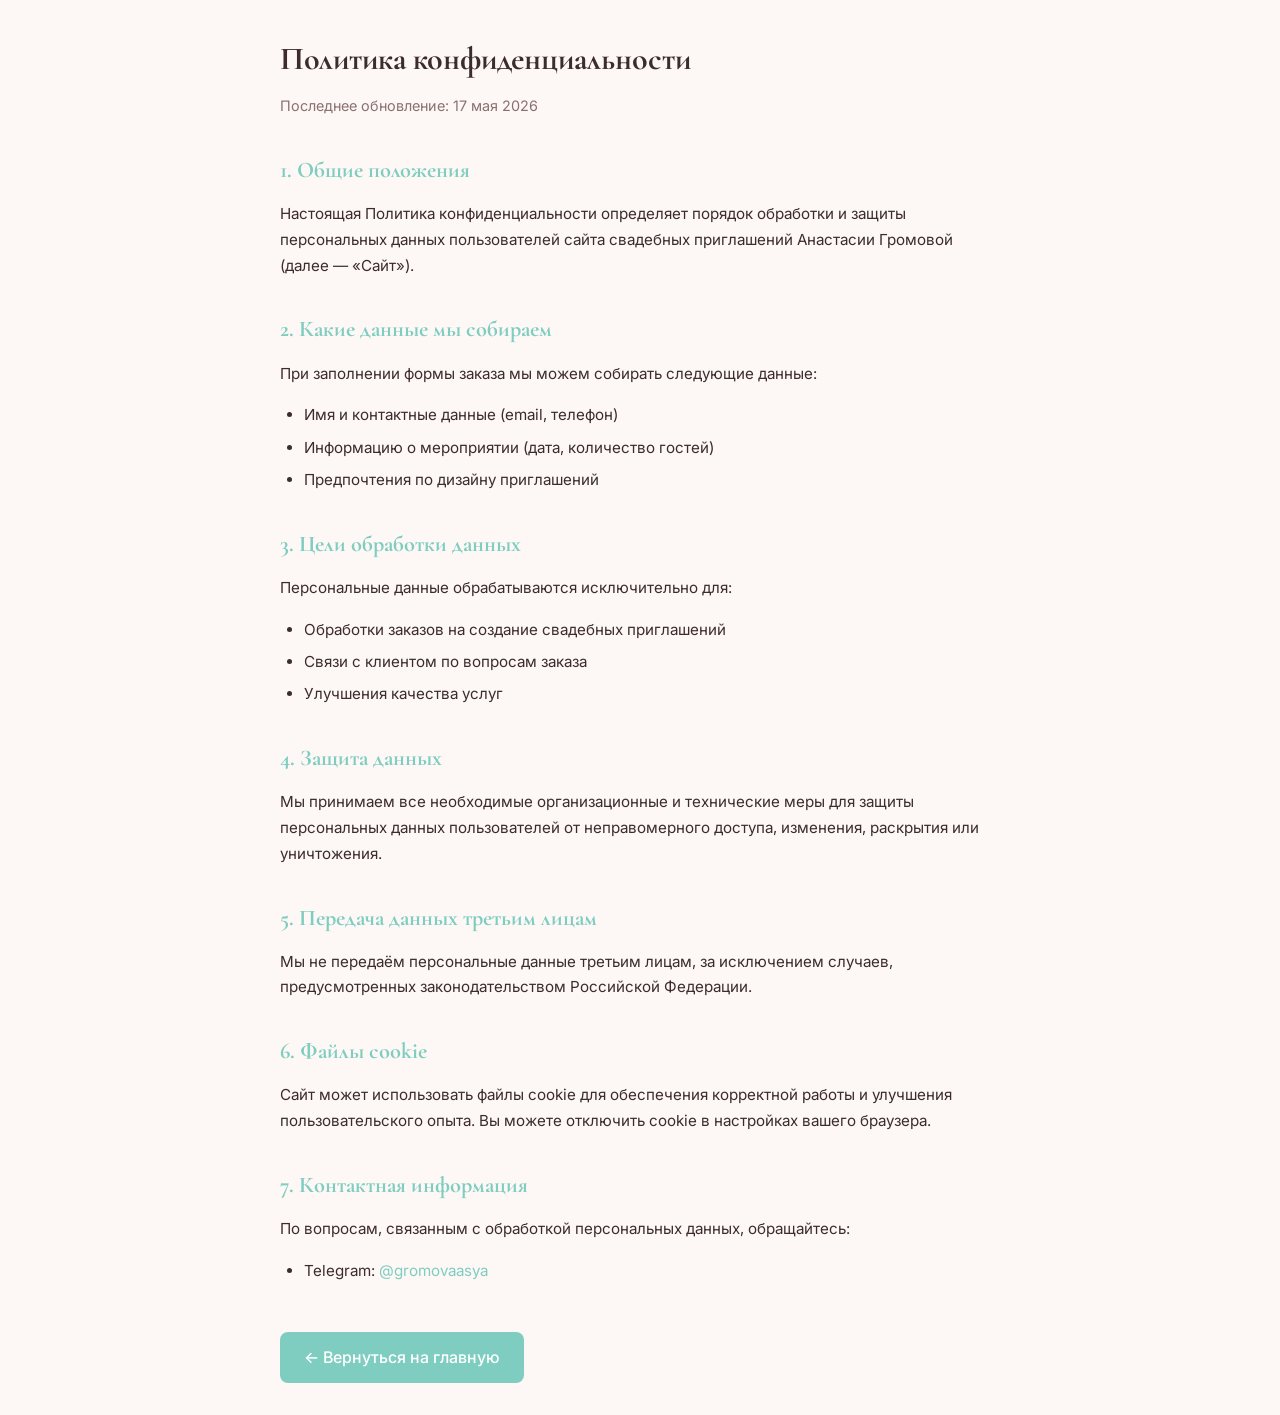
<file: privacy.html>
<!DOCTYPE html>
<html lang="ru">
<head>
  <meta charset="UTF-8">
  <meta name="viewport" content="width=device-width, initial-scale=1.0">
  <title>Политика конфиденциальности — Анастасия Громова</title>
  <meta name="description" content="Политика конфиденциальности и обработки персональных данных на сайте свадебных приглашений Анастасии Громовой.">
  <link rel="canonical" href="https://bananadance2020-cmd.github.io/gromovaasya-wedding-site/privacy.html">
  <link rel="preconnect" href="https://fonts.googleapis.com">
  <link rel="preconnect" href="https://fonts.gstatic.com" crossorigin>
  <link href="https://fonts.googleapis.com/css2?family=Cormorant+Garamond:wght@400;600;700&family=Inter:wght@300;400;500;600&display=swap" rel="stylesheet">
  <style>
    * { margin: 0; padding: 0; box-sizing: border-box; }
    body {
      font-family: 'Inter', sans-serif;
      background: #FDF8F5;
      color: #3D2C2C;
      line-height: 1.7;
      padding: 2rem 1rem;
    }
    .container { max-width: 720px; margin: 0 auto; }
    h1 {
      font-family: 'Cormorant Garamond', serif;
      font-size: 2rem;
      font-weight: 700;
      margin-bottom: 0.5rem;
      color: #3D2C2C;
    }
    .subtitle {
      color: #8B7070;
      margin-bottom: 2rem;
      font-size: 0.9rem;
    }
    h2 {
      font-family: 'Cormorant Garamond', serif;
      font-size: 1.4rem;
      margin-top: 2rem;
      margin-bottom: 0.75rem;
      color: #7ECDC0;
    }
    p { margin-bottom: 1rem; font-size: 0.95rem; }
    ul { margin: 0.5rem 0 1rem 1.5rem; }
    li { margin-bottom: 0.4rem; font-size: 0.95rem; }
    a { color: #7ECDC0; text-decoration: none; }
    a:hover { text-decoration: underline; }
    .back-link {
      display: inline-block;
      margin-top: 2rem;
      padding: 0.75rem 1.5rem;
      background: #7ECDC0;
      color: white;
      border-radius: 8px;
      font-weight: 500;
      transition: background 0.2s;
    }
    .back-link:hover { background: #6BB8AA; text-decoration: none; }
  </style>
</head>
<body>
  <div class="container">
    <h1>Политика конфиденциальности</h1>
    <p class="subtitle">Последнее обновление: 17 мая 2026</p>

    <h2>1. Общие положения</h2>
    <p>Настоящая Политика конфиденциальности определяет порядок обработки и защиты персональных данных пользователей сайта свадебных приглашений Анастасии Громовой (далее — «Сайт»).</p>

    <h2>2. Какие данные мы собираем</h2>
    <p>При заполнении формы заказа мы можем собирать следующие данные:</p>
    <ul>
      <li>Имя и контактные данные (email, телефон)</li>
      <li>Информацию о мероприятии (дата, количество гостей)</li>
      <li>Предпочтения по дизайну приглашений</li>
    </ul>

    <h2>3. Цели обработки данных</h2>
    <p>Персональные данные обрабатываются исключительно для:</p>
    <ul>
      <li>Обработки заказов на создание свадебных приглашений</li>
      <li>Связи с клиентом по вопросам заказа</li>
      <li>Улучшения качества услуг</li>
    </ul>

    <h2>4. Защита данных</h2>
    <p>Мы принимаем все необходимые организационные и технические меры для защиты персональных данных пользователей от неправомерного доступа, изменения, раскрытия или уничтожения.</p>

    <h2>5. Передача данных третьим лицам</h2>
    <p>Мы не передаём персональные данные третьим лицам, за исключением случаев, предусмотренных законодательством Российской Федерации.</p>

    <h2>6. Файлы cookie</h2>
    <p>Сайт может использовать файлы cookie для обеспечения корректной работы и улучшения пользовательского опыта. Вы можете отключить cookie в настройках вашего браузера.</p>

    <h2>7. Контактная информация</h2>
    <p>По вопросам, связанным с обработкой персональных данных, обращайтесь:</p>
    <ul>
      <li>Telegram: <a href="https://t.me/gromovaasya">@gromovaasya</a></li>
    </ul>

    <a href="index.html" class="back-link">← Вернуться на главную</a>
  </div>
</body>
</html>
</file>
